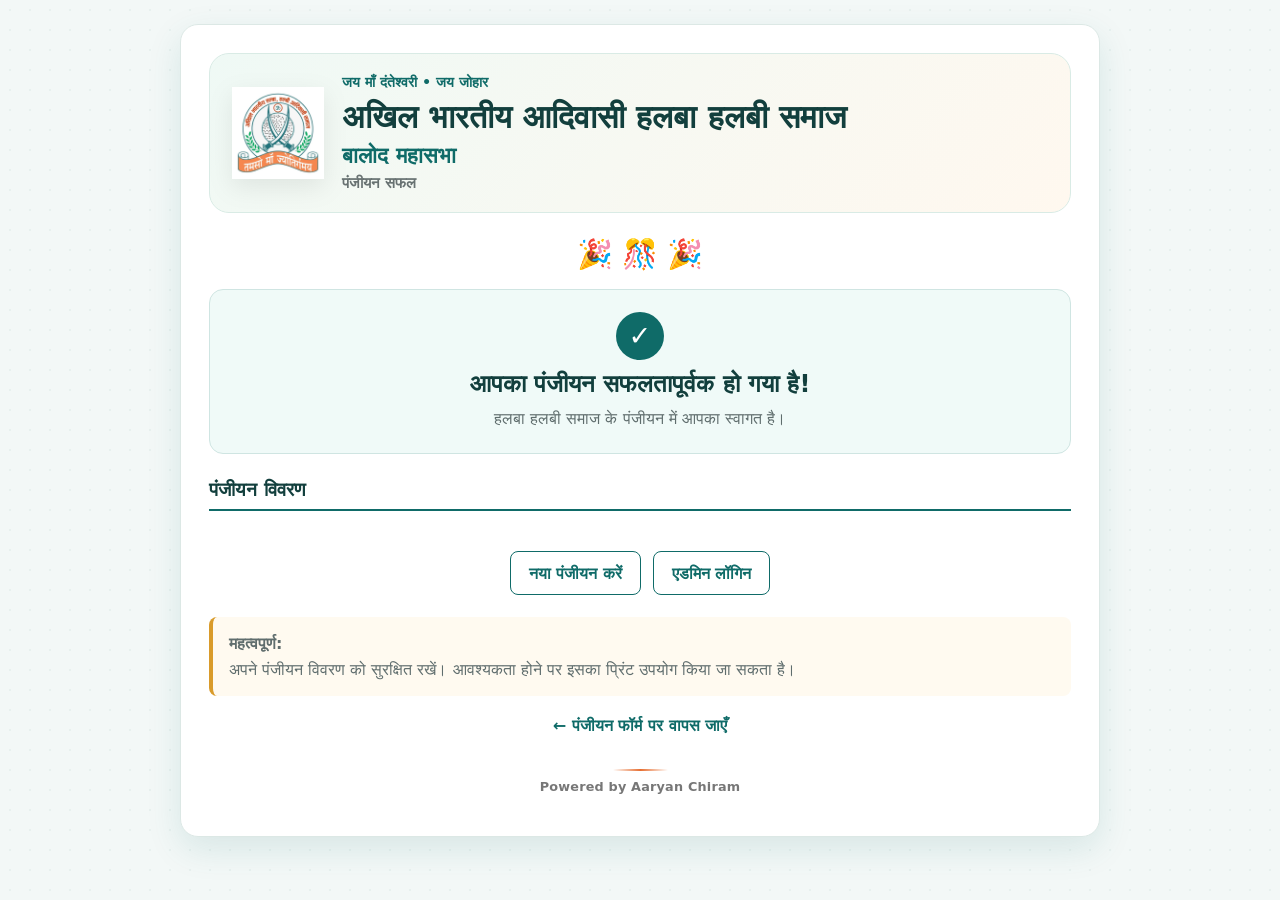
<file: success.html>
<!doctype html>
<html lang="hi">

<head>
  <meta charset="utf-8">

  <meta
    name="viewport"
    content="width=device-width, initial-scale=1"
  >

  <meta
    name="theme-color"
    content="#0f6b68"
  >

  <title>पंजीयन सफल | हलबा हलबी समाज</title>

  <link rel="stylesheet" href="style.css">

  <style>
    *,
    *::before,
    *::after {
      box-sizing: border-box;
    }

    html,
    body {
      margin: 0;
      padding: 0;
      min-height: 100%;
    }

    body {
      background: #f3f8f7;
      color: #263636;
      font-family: system-ui, -apple-system, "Noto Sans Devanagari",
        "Mangal", sans-serif;
    }

    .page {
      width: 100%;
      min-height: 100vh;
      padding: 24px;
      display: flex;
      justify-content: center;
      align-items: flex-start;
    }

    .card {
      width: min(100%, 920px);
      margin: 0 auto;
      padding: 28px;
      background: #ffffff;
      border-radius: 18px;
      box-shadow: 0 12px 35px rgba(15, 107, 104, 0.12);
    }

    .hero {
      display: flex;
      align-items: center;
      gap: 18px;
      margin-bottom: 24px;
    }

    .logo {
      width: 92px;
      height: 92px;
      flex: 0 0 92px;
      object-fit: contain;
    }

    .hero-text {
      min-width: 0;
    }

    .eyebrow {
      margin: 0 0 6px;
      color: #0f6b68;
      font-size: 0.9rem;
      font-weight: 700;
    }

    .hero h1,
    .hero h2,
    .hero .subtitle {
      margin: 0;
    }

    .hero h1 {
      color: #123f3d;
      font-size: clamp(1.25rem, 3vw, 2rem);
      line-height: 1.3;
    }

    .hero h2 {
      margin-top: 4px;
      color: #0f6b68;
      font-size: clamp(1rem, 2vw, 1.35rem);
    }

    .hero .subtitle {
      margin-top: 6px;
      color: #687272;
      font-size: 0.95rem;
    }

    #celebration {
      margin: 8px 0 18px;
      color: #0f6b68;
      text-align: center;
      font-size: 1.8rem;
    }

    .success-message {
      margin: 0 0 24px;
      padding: 22px;
      text-align: center;
      background: #f0faf8;
      border: 1px solid #cfe5e2;
      border-radius: 14px;
    }

    .success-icon {
      width: 48px;
      height: 48px;
      margin: 0 auto 10px;
      display: grid;
      place-items: center;
      color: #ffffff;
      background: #0f6b68;
      border-radius: 50%;
      font-size: 1.7rem;
      font-weight: 700;
      line-height: 1;
    }

    .success-message h2 {
      margin: 0 0 8px;
      color: #123f3d;
      font-size: clamp(1.15rem, 2.5vw, 1.5rem);
    }

    .success-message p {
      margin: 0;
      color: #5f6d6d;
      line-height: 1.6;
    }

    .details-section {
      margin-top: 18px;
    }

    .details-section h3 {
      margin: 0 0 14px;
      padding-bottom: 8px;
      color: #123f3d;
      border-bottom: 2px solid #0f6b68;
      font-size: 1.2rem;
    }

    .details-grid {
      display: grid;
      grid-template-columns: repeat(2, minmax(0, 1fr));
      gap: 12px;
    }

    .detail-item {
      min-width: 0;
      padding: 13px 15px;
      background: rgba(15, 107, 104, 0.04);
      border: 1px solid rgba(15, 107, 104, 0.16);
      border-radius: 10px;
    }

    .detail-item:nth-child(15) {
      grid-column: 1 / -1;
    }

    .detail-label {
      display: block;
      margin-bottom: 4px;
      color: #6c7777;
      font-size: 0.8rem;
    }

    .detail-value {
      display: block;
      color: #263636;
      font-size: 0.95rem;
      line-height: 1.45;
      overflow-wrap: anywhere;
      word-break: break-word;
    }

    .success-actions {
      display: flex;
      flex-wrap: wrap;
      justify-content: center;
      gap: 12px;
      margin-top: 26px;
    }

    .success-actions button,
    .success-actions a {
      min-height: 44px;
      padding: 10px 18px;
      display: inline-flex;
      align-items: center;
      justify-content: center;
      border-radius: 8px;
      font: inherit;
      font-weight: 700;
      text-decoration: none;
      cursor: pointer;
      transition: 0.2s ease;
    }

    .print-btn {
      color: #ffffff;
      background: #0f6b68;
      border: 1px solid #0f6b68;
    }

    .print-btn:hover {
      background: #0b5553;
    }

    .secondary-btn {
      color: #0f6b68;
      background: #ffffff;
      border: 1px solid #0f6b68;
    }

    .secondary-btn:hover {
      color: #ffffff;
      background: #0f6b68;
    }

    .note {
      margin-top: 22px;
      padding: 14px 16px;
      color: #5f6d6d;
      background: #fffaf0;
      border-left: 4px solid #d99b2b;
      border-radius: 8px;
      line-height: 1.6;
    }

    .back-link {
      margin: 20px 0 0;
      text-align: center;
    }

    .back-link a {
      color: #0f6b68;
      font-weight: 700;
      text-decoration: none;
    }

    .back-link a:hover {
      text-decoration: underline;
    }

    .powered-footer {
      margin-top: 24px;
      color: #777;
      text-align: center;
      font-size: 0.8rem;
    }

    .message {
      padding: 16px;
      text-align: center;
      border-radius: 8px;
    }

    .message.error {
      color: #9b2c2c;
      background: #fff1f1;
      border: 1px solid #f0caca;
    }

    @media screen and (max-width: 700px) {
      .page {
        padding: 12px;
      }

      .card {
        padding: 18px;
        border-radius: 14px;
      }

      .hero {
        align-items: flex-start;
        gap: 12px;
      }

      .logo {
        width: 68px;
        height: 68px;
        flex-basis: 68px;
      }

      .details-grid {
        grid-template-columns: 1fr;
      }

      .detail-item:nth-child(15) {
        grid-column: auto;
      }

      .success-actions {
        flex-direction: column;
      }

      .success-actions button,
      .success-actions a {
        width: 100%;
      }
    }

    @page {
      size: A4 portrait;
      margin: 0;
    }

    @media print {
      html,
      body {
        width: 210mm !important;
        height: 297mm !important;
        min-height: 297mm !important;
        margin: 0 !important;
        padding: 0 !important;
        overflow: hidden !important;
        background: #ffffff !important;
      }

      body {
        -webkit-print-color-adjust: exact !important;
        print-color-adjust: exact !important;
      }

      .page {
        width: 210mm !important;
        height: 297mm !important;
        min-height: 297mm !important;
        padding: 6mm !important;
        display: block !important;
        overflow: hidden !important;
      }

      .card {
        width: 198mm !important;
        height: 285mm !important;
        min-height: 285mm !important;
        max-height: 285mm !important;
        margin: 0 auto !important;
        padding: 5mm !important;
        overflow: hidden !important;
        background: #ffffff !important;
        border-radius: 0 !important;
        box-shadow: none !important;
      }

      .hero {
        height: 28mm !important;
        min-height: 28mm !important;
        margin: 0 0 3mm !important;
        gap: 4mm !important;
      }

      .logo {
        width: 22mm !important;
        height: 22mm !important;
        flex: 0 0 22mm !important;
      }

      .eyebrow {
        margin: 0 0 1mm !important;
        font-size: 8pt !important;
      }

      .hero h1 {
        font-size: 15pt !important;
      }

      .hero h2 {
        margin-top: 1mm !important;
        font-size: 11pt !important;
      }

      .hero .subtitle {
        margin-top: 1mm !important;
        font-size: 9pt !important;
      }

      #celebration,
      .success-actions,
      .note,
      .back-link,
      button {
        display: none !important;
      }

      .success-message {
        margin: 2mm 0 4mm !important;
        padding: 3mm !important;
        border-radius: 3mm !important;
        page-break-inside: avoid !important;
        break-inside: avoid !important;
      }

      .success-icon {
        width: 9mm !important;
        height: 9mm !important;
        margin: 0 auto 1.5mm !important;
        font-size: 12pt !important;
      }

      .success-message h2 {
        margin: 0 0 1mm !important;
        font-size: 12pt !important;
      }

      .success-message p {
        font-size: 8.5pt !important;
      }

      .details-section {
        margin: 0 !important;
        page-break-inside: avoid !important;
        break-inside: avoid !important;
      }

      .details-section h3 {
        margin: 0 0 2.5mm !important;
        padding-bottom: 1.5mm !important;
        font-size: 11pt !important;
      }

      .details-grid {
        grid-template-columns: 1fr 1fr !important;
        gap: 1.5mm 2.5mm !important;
      }

      .detail-item {
        min-height: 12mm !important;
        padding: 2mm 2.5mm !important;
        border-radius: 1.5mm !important;
        background: #ffffff !important;
        page-break-inside: avoid !important;
        break-inside: avoid !important;
      }

      .detail-label {
        margin-bottom: 0.8mm !important;
        font-size: 7pt !important;
      }

      .detail-value {
        font-size: 8pt !important;
      }

      .detail-item:nth-child(15) {
        grid-column: 1 / -1 !important;
        min-height: 15mm !important;
      }

      .powered-footer {
        margin-top: 3mm !important;
        padding: 1mm 0 !important;
        font-size: 6.5pt !important;
      }
    }
  </style>
</head>

<body>

  <main class="page">

    <section class="card">

      <!-- ================================================
           HEADER
           ================================================ -->

      <div class="hero">

        <img
          src="assets/logo.webp"
          class="logo"
          alt="समाज लोगो"
        >

        <div class="hero-text">

          <p class="eyebrow">
            जय माँ दंतेश्वरी • जय जोहार
          </p>

          <h1>
            अखिल भारतीय आदिवासी हलबा हलबी समाज
          </h1>

          <h2>
            बालोद महासभा
          </h2>

          <p class="subtitle">
            पंजीयन सफल
          </p>

        </div>

      </div>


      <!-- ================================================
           CELEBRATION
           ================================================ -->

      <div
        id="celebration"
        aria-hidden="true"
      >
        🎉 🎊 🎉
      </div>


      <!-- ================================================
           SUCCESS MESSAGE
           ================================================ -->

      <section class="success-message">

        <div class="success-icon">
          ✓
        </div>

        <h2>
          आपका पंजीयन सफलतापूर्वक हो गया है!
        </h2>

        <p>
          हलबा हलबी समाज के पंजीयन में
          आपका स्वागत है।
        </p>

      </section>


      <!-- ================================================
           REGISTRATION DETAILS
           ================================================ -->

      <section class="details-section">

        <h3>
          पंजीयन विवरण
        </h3>

        <div
          id="registrationDetails"
          class="details-grid"
        >
          डेटा लोड हो रहा है...
        </div>

      </section>


      <!-- ================================================
           ACTION BUTTONS
           ================================================ -->

      <div class="success-actions">

        <button
          type="button"
          class="print-btn"
          id="printBtn"
        >
          🖨️ पंजीयन प्रिंट करें
        </button>

        <a
          href="index.html"
          class="secondary-btn"
        >
          नया पंजीयन करें
        </a>

        <a
          href="admin.html"
          class="secondary-btn"
        >
          एडमिन लॉगिन
        </a>

      </div>


      <!-- ================================================
           NOTE
           ================================================ -->

      <div class="note">

        <strong>महत्वपूर्ण:</strong>

        <br>

        अपने पंजीयन विवरण को सुरक्षित रखें।
        आवश्यकता होने पर इसका प्रिंट उपयोग किया
        जा सकता है।

      </div>


      <!-- ================================================
           BACK LINK
           ================================================ -->

      <p class="back-link">

        <a href="index.html">
          ← पंजीयन फॉर्म पर वापस जाएँ
        </a>

      </p>


      <!-- ================================================
           POWERED BY
           ================================================ -->

      <div class="powered-footer">
        Powered by Aaryan Chiram
      </div>

    </section>

  </main>


  <script>

    /* =====================================================
       GET SAVED REGISTRATION
       ===================================================== */

    const details =
      document.getElementById(
        "registrationDetails"
      );

    const printBtn =
      document.getElementById(
        "printBtn"
      );

    let data = null;


    try {

      const savedData =
        sessionStorage.getItem(
          "halbaRegistration"
        );

      if (savedData) {

        data = JSON.parse(
          savedData
        );

      }

    } catch (error) {

      console.error(
        "Registration data error:",
        error
      );

    }


    /* =====================================================
       ESCAPE HTML
       ===================================================== */

    function esc(value) {

      return String(value ?? "")
        .replace(
          /&/g,
          "&amp;"
        )
        .replace(
          /</g,
          "&lt;"
        )
        .replace(
          />/g,
          "&gt;"
        )
        .replace(
          /"/g,
          "&quot;"
        )
        .replace(
          /'/g,
          "&#039;"
        );

    }


    /* =====================================================
       VALUE
       ===================================================== */

    function valueOrDash(value) {

      const text =
        String(value ?? "").trim();

      return text
        ? text
        : "—";

    }


    /* =====================================================
       DISPLAY DATA
       ===================================================== */

    if (!data) {

      details.innerHTML = `

        <div class="message error">

          पंजीयन विवरण उपलब्ध नहीं है।

          कृपया पंजीयन फॉर्म से दोबारा प्रयास करें।

        </div>

      `;

      printBtn.style.display = "none";

    } else {

      const fields = [

        [
          "महासभा",
          data.mahasabha
        ],

        [
          "अन्य महासभा",
          data.otherMahasabha
        ],

        [
          "प्रतिभागी का नाम",
          data.participantName
        ],

        [
          "गोत्र",
          data.gotra
        ],

        [
          "टोटम",
          data.totem
        ],

        [
          "पिता का नाम",
          data.fatherName
        ],

        [
          "जन्मतिथि",
          data.dob
        ],

        [
          "लिंग",
          data.gender
        ],

        [
          "ईमेल",
          data.email
        ],

        [
          "कॉन्टेक्ट नम्बर",
          data.mobile
        ],

        [
          "जिला",
          data.district
        ],

        [
          "संबंधित ब्लॉक",
          data.relatedBlock
        ],

        [
          "ब्लॉक / विकासखंड",
          data.block
        ],

        [
          "गाँव / नगर",
          data.village
        ],

        [
          "पूरा पता",
          data.address
        ],

        [
          "नियम एवं शर्तें",
          data.termsAccepted
        ],

        [
          "जानकारी पुष्टि",
          data.informationConfirmed
        ],

        [
          "पंजीयन समय",
          data.registrationTime
        ]

      ];


      details.innerHTML =
        fields
          .map(
            ([label, value]) => `

              <div class="detail-item">

                <span class="detail-label">
                  ${esc(label)}
                </span>

                <strong class="detail-value">
                  ${esc(
                    valueOrDash(value)
                  )}
                </strong>

              </div>

            `
          )
          .join("");

    }


    /* =====================================================
       PRINT BUTTON
       ===================================================== */

    printBtn.addEventListener(
      "click",
      function () {

        window.print();

      }
    );

  </script>

</body>

</html>
</file>
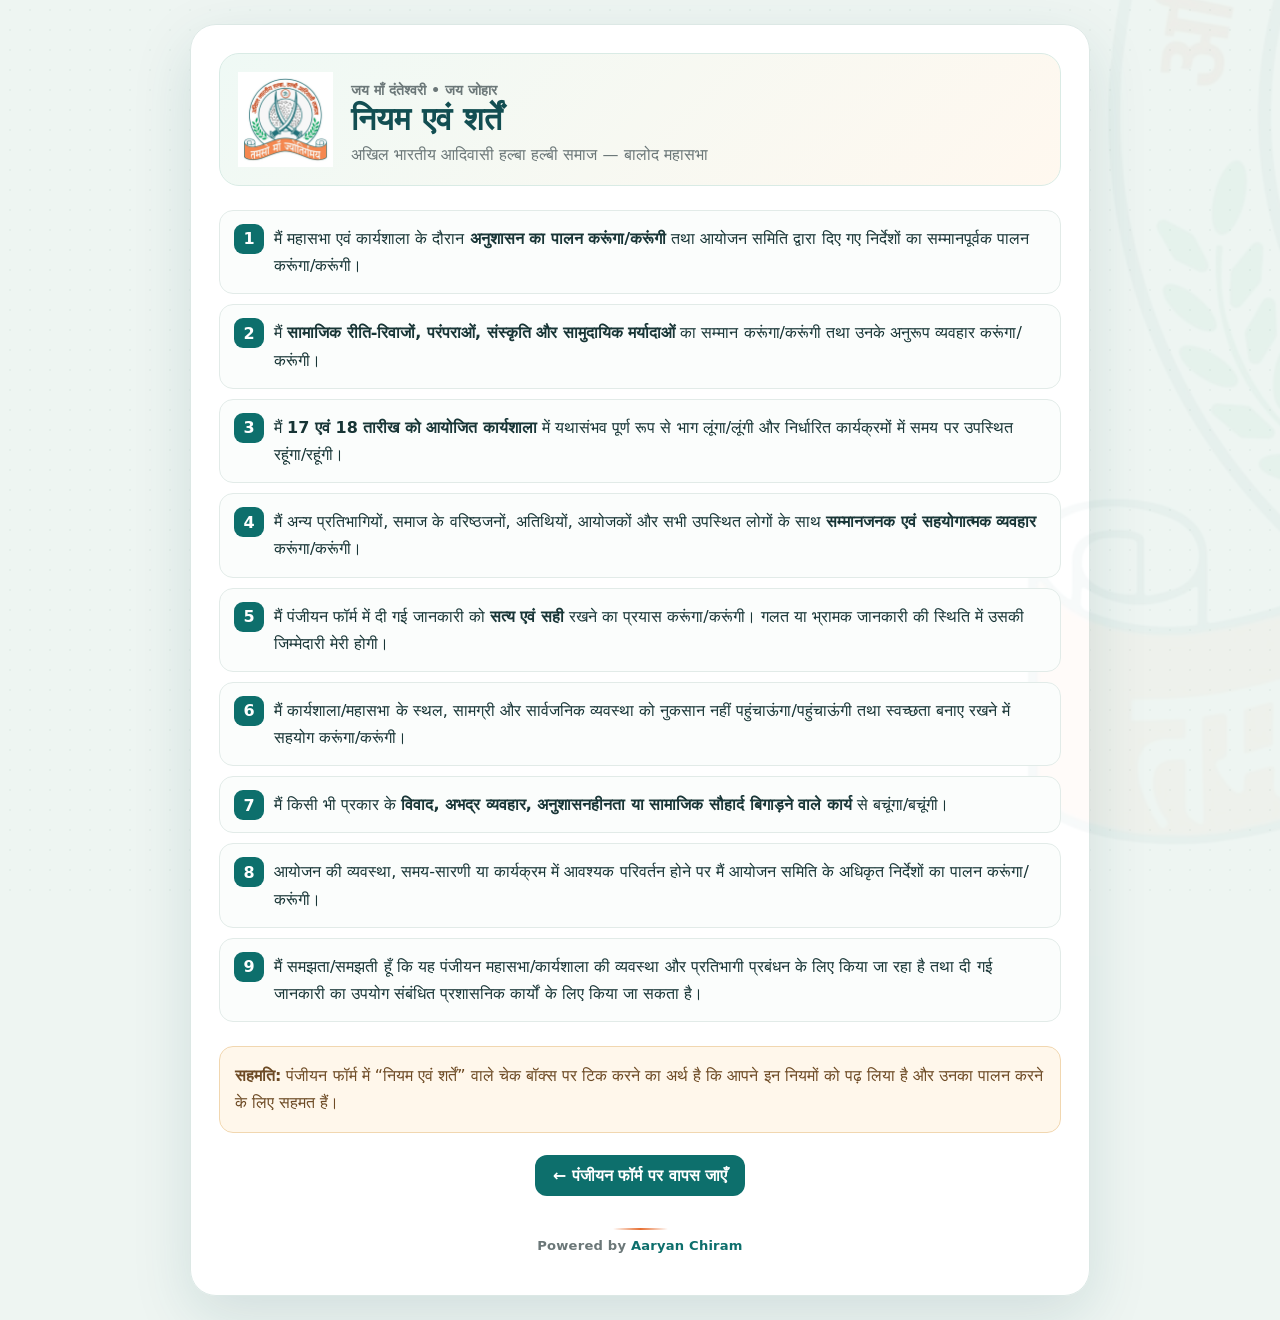
<file: terms.html>
<!doctype html>
<html lang="hi">
<head>
  <meta charset="utf-8">
  <meta name="viewport" content="width=device-width, initial-scale=1">
  <meta name="theme-color" content="#0f6b68">
  <title>नियम एवं शर्तें — बालोद महासभा</title>
  <link rel="stylesheet" href="style.css">
  <style>
    .terms-page{max-width:900px;margin:auto}.terms-card{position:relative;overflow:hidden;background:rgba(255,255,255,.98);border:1px solid #dce8e5;border-radius:26px;box-shadow:0 20px 60px rgba(18,78,82,.13);padding:28px}.terms-head{display:flex;gap:18px;align-items:center;padding:18px;border-radius:20px;background:linear-gradient(135deg,#eff9f5,#fff8ef);border:1px solid #d9ebe5}.terms-head img{width:95px;height:95px;object-fit:contain}.terms-head h1{font-size:clamp(1.25rem,3vw,2rem)}.terms-head p{margin:6px 0 0;color:#6b7778}.terms-list{counter-reset:item;list-style:none;padding:0;margin:24px 0}.terms-list li{counter-increment:item;position:relative;padding:14px 14px 14px 54px;margin:10px 0;border:1px solid #e2ebe8;border-radius:14px;background:#fbfdfc;line-height:1.7}.terms-list li::before{content:counter(item);position:absolute;left:14px;top:13px;width:30px;height:30px;border-radius:9px;background:#0d6f6c;color:#fff;display:grid;place-items:center;font-weight:800}.note{padding:15px;border-radius:14px;background:#fff7eb;border:1px solid #f1d7b0;color:#6d4a24;line-height:1.7}.back{text-align:center;margin-top:22px}.back a{display:inline-block;padding:11px 18px;border-radius:12px;background:#0d6f6c;color:#fff;text-decoration:none;font-weight:800}.terms-watermark{position:fixed;right:-80px;bottom:-60px;width:430px;opacity:.035;pointer-events:none}@media(max-width:600px){body{padding:10px}.terms-card{padding:15px}.terms-head{align-items:flex-start}.terms-head img{width:72px;height:72px}}
  </style>
</head>
<body>
  <main class="terms-page">
    <section class="terms-card">
      <div class="terms-head">
        <img src="assets/logo.webp" alt="हल्बा हल्बी समाज लोगो">
        <div>
          <p class="eyebrow">जय माँ दंतेश्वरी • जय जोहार</p>
          <h1>नियम एवं शर्तें</h1>
          <p>अखिल भारतीय आदिवासी हल्बा हल्बी समाज — बालोद महासभा</p>
        </div>
      </div>

      <div class="terms-watermark"><img src="assets/logo.webp" alt=""></div>

      <ol class="terms-list">
        <li>मैं महासभा एवं कार्यशाला के दौरान <strong>अनुशासन का पालन करूंगा/करूंगी</strong> तथा आयोजन समिति द्वारा दिए गए निर्देशों का सम्मानपूर्वक पालन करूंगा/करूंगी।</li>
        <li>मैं <strong>सामाजिक रीति-रिवाजों, परंपराओं, संस्कृति और सामुदायिक मर्यादाओं</strong> का सम्मान करूंगा/करूंगी तथा उनके अनुरूप व्यवहार करूंगा/करूंगी।</li>
        <li>मैं <strong>17 एवं 18 तारीख को आयोजित कार्यशाला</strong> में यथासंभव पूर्ण रूप से भाग लूंगा/लूंगी और निर्धारित कार्यक्रमों में समय पर उपस्थित रहूंगा/रहूंगी।</li>
        <li>मैं अन्य प्रतिभागियों, समाज के वरिष्ठजनों, अतिथियों, आयोजकों और सभी उपस्थित लोगों के साथ <strong>सम्मानजनक एवं सहयोगात्मक व्यवहार</strong> करूंगा/करूंगी।</li>
        <li>मैं पंजीयन फॉर्म में दी गई जानकारी को <strong>सत्य एवं सही</strong> रखने का प्रयास करूंगा/करूंगी। गलत या भ्रामक जानकारी की स्थिति में उसकी जिम्मेदारी मेरी होगी।</li>
        <li>मैं कार्यशाला/महासभा के स्थल, सामग्री और सार्वजनिक व्यवस्था को नुकसान नहीं पहुंचाऊंगा/पहुंचाऊंगी तथा स्वच्छता बनाए रखने में सहयोग करूंगा/करूंगी।</li>
        <li>मैं किसी भी प्रकार के <strong>विवाद, अभद्र व्यवहार, अनुशासनहीनता या सामाजिक सौहार्द बिगाड़ने वाले कार्य</strong> से बचूंगा/बचूंगी।</li>
        <li>आयोजन की व्यवस्था, समय-सारणी या कार्यक्रम में आवश्यक परिवर्तन होने पर मैं आयोजन समिति के अधिकृत निर्देशों का पालन करूंगा/करूंगी।</li>
        <li>मैं समझता/समझती हूँ कि यह पंजीयन महासभा/कार्यशाला की व्यवस्था और प्रतिभागी प्रबंधन के लिए किया जा रहा है तथा दी गई जानकारी का उपयोग संबंधित प्रशासनिक कार्यों के लिए किया जा सकता है।</li>
      </ol>

      <div class="note"><strong>सहमति:</strong> पंजीयन फॉर्म में “नियम एवं शर्तें” वाले चेक बॉक्स पर टिक करने का अर्थ है कि आपने इन नियमों को पढ़ लिया है और उनका पालन करने के लिए सहमत हैं।</div>

      <div class="back"><a href="index.html">← पंजीयन फॉर्म पर वापस जाएँ</a></div>
    <div class="powered-footer">
  Powered by <strong>Aaryan Chiram</strong>
</div>
    </section>
    
  </main>
</body>
</html>
</file>
<file: style.css>
/* =========================================================
   HALBA SAMAJ REGISTRATION
   FINAL style.css
   Screen + Mobile + Large A4 One Page Print
   ========================================================= */

* {
  box-sizing: border-box;
}

:root {
  --teal: #0d6f6c;
  --teal2: #124e52;
  --orange: #e76f32;
  --cream: #fffaf3;
  --ink: #183536;
  --muted: #6b7778;
  --line: #dbe6e3;
  --white: #fff;
}

/* =========================================================
   BASE
   ========================================================= */

html,
body {
  margin: 0;
  min-height: 100%;
  font-family:
    system-ui,
    -apple-system,
    "Noto Sans Devanagari",
    "Mangal",
    sans-serif;
  color: var(--ink);
  background: #eef5f2;
}

body {
  padding: 24px 14px;
  overflow-x: hidden;
}

body:before {
  content: "";
  position: fixed;
  inset: 0;
  pointer-events: none;
  opacity: 0.35;
  background-image:
    radial-gradient(
      circle at 10px 10px,
      #d4e4df 1px,
      transparent 1px
    );
  background-size: 20px 20px;
}

/* =========================================================
   MAIN PAGE
   ========================================================= */

.page {
  max-width: 1000px;
  margin: auto;
  position: relative;
}

.card {
  position: relative;
  overflow: hidden;
  background: rgba(255, 255, 255, 0.97);
  border: 1px solid #dce8e5;
  border-radius: 26px;
  box-shadow: 0 20px 60px rgba(18, 78, 82, 0.13);
  padding: 28px;
}

/* =========================================================
   HERO
   ========================================================= */

.hero {
  position: relative;
  display: flex;
  gap: 22px;
  align-items: center;
  padding: 20px 22px;
  border-radius: 20px;
  background: linear-gradient(
    135deg,
    #eff9f5,
    #fff8ef
  );
  border: 1px solid #d9ebe5;
}

.logo {
  width: 125px;
  height: 125px;
  object-fit: contain;
  flex: 0 0 auto;
  filter: drop-shadow(
    0 8px 12px rgba(0, 0, 0, 0.08)
  );
}

.eyebrow {
  margin: 0 0 5px;
  color: var(--orange);
  font-weight: 800;
  font-size: 0.9rem;
}

h1 {
  margin: 0;
  color: var(--teal2);
  font-size: clamp(1.35rem, 3.2vw, 2.1rem);
  line-height: 1.25;
}

h2 {
  margin: 5px 0 4px;
  color: var(--orange);
  font-size: clamp(1.35rem, 3vw, 1.9rem);
}

.subtitle {
  margin: 0;
  color: var(--muted);
  font-weight: 650;
}

/* =========================================================
   WATERMARK
   ========================================================= */

.watermark {
  position: absolute;
  right: -100px;
  bottom: 120px;
  width: 450px;
  opacity: 0.035;
  pointer-events: none;
}

.watermark img {
  width: 100%;
}

/* =========================================================
   SECTION TITLE
   ========================================================= */

.section-title {
  display: flex;
  align-items: center;
  gap: 12px;
  margin: 30px 0 16px;
}

.section-title > span {
  display: grid;
  place-items: center;
  width: 39px;
  height: 39px;
  border-radius: 12px;
  background: var(--teal);
  color: #fff;
  font-weight: 800;
}

.section-title b {
  display: block;
  font-size: 1.05rem;
}

.section-title small {
  display: block;
  color: var(--muted);
  margin-top: 2px;
}

/* =========================================================
   FORM GRID
   ========================================================= */

.grid {
  display: grid;
  grid-template-columns:
    repeat(2, minmax(0, 1fr));
  gap: 16px;
}

.field {
  display: flex;
  flex-direction: column;
  gap: 7px;
  position: relative;
  z-index: 1;
}

.field.full {
  grid-column: 1 / -1;
}

.field > span {
  font-weight: 750;
  font-size: 0.94rem;
}

.field i {
  color: #d84e2d;
  font-style: normal;
}

/* =========================================================
   FORM CONTROLS
   ========================================================= */

input,
select,
textarea {
  width: 100%;
  border: 1px solid var(--line);
  background: #fff;
  border-radius: 13px;
  padding: 13px 14px;
  font: inherit;
  color: var(--ink);
  outline: none;
  transition: 0.18s;
}

textarea {
  resize: vertical;
  min-height: 100px;
}

input:focus,
select:focus,
textarea:focus {
  border-color: #4caaa0;
  box-shadow:
    0 0 0 4px rgba(76, 170, 160, 0.12);
}

/* =========================================================
   CONSENT
   ========================================================= */

.consent {
  display: flex;
  align-items: flex-start;
  gap: 9px;
  margin: 22px 0 18px;
  color: #445657;
  font-size: 0.92rem;
}

.consent input {
  width: 18px;
  height: 18px;
  margin-top: 2px;
  accent-color: var(--teal);
  flex: 0 0 auto;
}

.consent label {
  line-height: 1.55;
}

.consent a {
  color: var(--teal);
  font-weight: 800;
  text-decoration: none;
  border-bottom: 1px dashed var(--teal);
}

.consent a:hover {
  text-decoration: underline;
}

.consent i {
  color: #d84e2d;
  font-style: normal;
}

/* =========================================================
   SUBMIT BUTTON
   ========================================================= */

.submit-btn {
  position: relative;
  z-index: 2;
  width: 100%;
  border: 0;
  border-radius: 15px;
  padding: 15px 18px;

  background:
    linear-gradient(
      100deg,
      var(--teal2),
      var(--teal)
    );

  color: #fff;

  font: 800 1.05rem inherit;

  display: flex;
  align-items: center;
  justify-content: center;

  gap: 15px;

  cursor: pointer;

  box-shadow:
    0 10px 22px rgba(13, 111, 108, 0.22);

  transition: 0.18s;
}

.submit-btn:hover {
  transform: translateY(-1px);
}

.submit-btn:disabled {
  opacity: 0.6;
  cursor: wait;
  transform: none;
}

.submit-btn b {
  font-size: 1.35rem;
}

/* =========================================================
   PRIVACY / MESSAGE
   ========================================================= */

.privacy-note {
  text-align: center;
  color: #7b8585;
  font-size: 0.78rem;
  margin: 12px 0 0;
}

.message {
  display: none;
  margin: 18px 0;
  padding: 14px 16px;
  border-radius: 13px;
  position: relative;
  z-index: 3;
  font-weight: 650;
}

.message.show {
  display: block;
}

.message.success {
  background: #e8f7ef;
  color: #14643d;
  border: 1px solid #bfe7d0;
}

.message.error {
  background: #fff0ed;
  color: #8d3025;
  border: 1px solid #f1c5bd;
}

.message.info {
  background: #edf7f8;
  color: #145c60;
  border: 1px solid #c5e3e4;
}

/* =========================================================
   UTILITY
   ========================================================= */

.hidden {
  display: none !important;
}

.hidden-frame {
  display: none;
}

/* =========================================================
   DUPLICATE BOX
   ========================================================= */

.duplicate-box {
  margin-top: 10px;
  padding: 14px;
  border-radius: 12px;
  background: #fffaf0;
  border: 1px solid #f0d6a8;
}

.duplicate-box button {
  margin-top: 10px;
  border: 0;
  border-radius: 9px;
  padding: 10px 14px;
  background: var(--orange);
  color: #fff;
  font-weight: 750;
  cursor: pointer;
}

/* =========================================================
   PRINT BUTTON
   ========================================================= */

.print-btn {
  border: 0;
  border-radius: 10px;
  padding: 10px 14px;
  background: var(--orange);
  color: #fff;
  font: inherit;
  font-weight: 800;
  cursor: pointer;
  margin-top: 8px;
}

/* =========================================================
   MOBILE
   ========================================================= */

@media (max-width: 700px) {

  body {
    padding: 10px;
  }

  .card {
    padding: 15px;
    border-radius: 20px;
  }

  .hero {
    padding: 16px;
    gap: 15px;
    align-items: flex-start;
  }

  .logo {
    width: 82px;
    height: 82px;
  }

  .grid {
    grid-template-columns: 1fr;
  }

  .field.full {
    grid-column: auto;
  }

  .section-title {
    margin-top: 24px;
  }
}

/* =========================================================
   A4 PRINT
   LARGE + COMPACT + ONE PAGE
   ========================================================= */

@page {
  size: A4 portrait;
  margin: 4mm;
}

@media print {

  /* -------------------------------------------------------
     A4 BASE
     ------------------------------------------------------- */

  html,
  body {
    width: 210mm !important;
    min-width: 210mm !important;
    max-width: 210mm !important;

    height: 500mm !important;
    min-height: 500mm !important;
    max-height: 500mm !important;

    margin: 0 !important;
    padding: 0 !important;

    background: #fff !important;

    overflow: hidden !important;
  }

  body:before {
    display: none !important;
  }

  body {
    font-size: 16px !important;
    line-height: 2 !important;
  }

  /* -------------------------------------------------------
     PRINT AREA
     ------------------------------------------------------- */

  .page {
    width: 202mm !important;
    max-width: 202mm !important;

    height: 500mm !important;
    min-height: 500mm !important;
    max-height: 500mm !important;

    margin: 0 auto !important;
    padding: 0 !important;

    position: relative !important;

    overflow: hidden !important;
  }

  .card {
    width: 202mm !important;
    max-width: 202mm !important;

    height: 500mm !important;
    min-height: 500mm !important;
    max-height: 500mm !important;

    margin: 0 !important;
    padding: 0 !important;

    background: #fff !important;

    border: 0 !important;
    border-radius: 0 !important;

    box-shadow: none !important;

    overflow: hidden !important;
  }

  /* -------------------------------------------------------
     HIDE PRINT-UNNECESSARY ITEMS
     ------------------------------------------------------- */

  #celebration,
  .success-actions,
  .note,
  .back-link,
  .print-btn,
  button {
    display: none !important;
  }

  /* -------------------------------------------------------
     HERO
     ------------------------------------------------------- */

  .hero {
    width: 100% !important;

    height: 23mm !important;
    min-height: 23mm !important;
    max-height: 23mm !important;

    margin: 0 !important;
    padding: 1.5mm 4mm !important;

    display: flex !important;

    align-items: center !important;
    justify-content: center !important;

    gap: 4mm !important;

    background: #fff !important;

    border: 0 !important;
    border-radius: 0 !important;

    box-sizing: border-box !important;
  }

  .logo {
    width: 19mm !important;
    height: 19mm !important;

    min-width: 19mm !important;
    min-height: 19mm !important;

    max-width: 19mm !important;
    max-height: 19mm !important;

    object-fit: contain !important;

    filter: none !important;
  }

  .eyebrow {
    margin: 0 0 0.8mm 0 !important;
    padding: 0 !important;

    font-size: 8px !important;
    line-height: 1 !important;
  }

  h1,
  .hero h1 {
    margin: 0 !important;
    padding: 0 !important;

    font-size: 16px !important;
    line-height: 1.08 !important;
  }

  h2,
  .hero h2 {
    margin: 0.8mm 0 0 !important;
    padding: 0 !important;

    font-size: 11px !important;
    line-height: 1 !important;
  }

  .subtitle {
    margin: 0.7mm 0 0 !important;
    padding: 0 !important;

    font-size: 8px !important;
    line-height: 1 !important;
  }

  /* -------------------------------------------------------
     SUCCESS HEADER
     ------------------------------------------------------- */

  .success-header {
    width: 100% !important;

    margin: 0 !important;

    padding: 1mm 0 1.5mm !important;

    text-align: center !important;
  }

  .success-icon {
    width: 10mm !important;
    height: 10mm !important;

    min-width: 10mm !important;
    min-height: 10mm !important;

    margin: 0 auto 0.8mm !important;
    padding: 0 !important;

    display: flex !important;
    align-items: center !important;
    justify-content: center !important;

    font-size: 17px !important;
    line-height: 10mm !important;

    background: #fff !important;
    color: #0f6b68 !important;

    border: 0.4mm solid #0f6b68 !important;
    border-radius: 50% !important;

    box-shadow: none !important;

    animation: none !important;
  }

  .success-header h1 {
    margin: 0 0 0.8mm !important;
    padding: 0 !important;

    font-size: 15px !important;
    line-height: 1.05 !important;
  }

  .success-header p {
    margin: 0.3mm 0 !important;
    padding: 0 !important;

    font-size: 8px !important;
    line-height: 1.05 !important;
  }

  /* -------------------------------------------------------
     REGISTRATION CARD
     ------------------------------------------------------- */

  .registration-card {
    width: 100% !important;

    margin: 1mm 0 0 !important;
    padding: 0 !important;

    border: 0.35mm solid #777 !important;
    border-radius: 1.2mm !important;

    overflow: hidden !important;

    box-sizing: border-box !important;

    page-break-before: avoid !important;
    page-break-after: avoid !important;
    page-break-inside: avoid !important;

    break-before: avoid !important;
    break-after: avoid !important;
    break-inside: avoid !important;
  }

  /* -------------------------------------------------------
     CARD HEADER
     ------------------------------------------------------- */

  .registration-card-header {
    width: 100% !important;

    height: 8mm !important;
    min-height: 8mm !important;
    max-height: 8mm !important;

    margin: 0 !important;
    padding: 1.2mm 3mm !important;

    display: flex !important;

    align-items: center !important;
    justify-content: space-between !important;

    background: #f0f7f6 !important;

    box-sizing: border-box !important;
  }

  .registration-card-header h2 {
    margin: 0 !important;
    padding: 0 !important;

    font-size: 11px !important;
    line-height: 1 !important;
  }

  .registration-id {
    margin: 0 !important;
    padding: 0 !important;

    font-size: 8px !important;
    line-height: 1 !important;

    white-space: nowrap !important;
  }

  /* -------------------------------------------------------
     DETAILS TABLE
     ------------------------------------------------------- */

  .details-table {
    width: 100% !important;

    margin: 0 !important;
    padding: 0 !important;

    border-collapse: collapse !important;
    border-spacing: 0 !important;

    table-layout: fixed !important;

    font-size: 9px !important;
    line-height: 1.05 !important;
  }

  .details-table tbody {
    width: 100% !important;
  }

  .details-table tr {
    height: 7.2mm !important;
    min-height: 7.2mm !important;
    max-height: 7.2mm !important;

    page-break-inside: avoid !important;
    break-inside: avoid !important;
  }

  .details-table th,
  .details-table td {
    display: table-cell !important;

    height: 7.2mm !important;
    min-height: 7.2mm !important;
    max-height: 7.2mm !important;

    margin: 0 !important;

    padding: 1mm 3mm !important;

    vertical-align: middle !important;

    border-bottom: 0.2mm solid #d4dede !important;

    box-sizing: border-box !important;

    font-size: 9px !important;

    line-height: 1.05 !important;
  }

  .details-table th {
    width: 32% !important;

    background: #fafcfc !important;

    font-weight: 750 !important;

    white-space: nowrap !important;
  }

  .details-table td {
    width: 68% !important;

    font-weight: 550 !important;

    /*
       Long text को एक ही लाइन में रखता है
       ताकि row की height न बढ़े
    */

    white-space: nowrap !important;

    overflow: hidden !important;

    text-overflow: ellipsis !important;
  }

  .details-table tr:last-child th,
  .details-table tr:last-child td {
    border-bottom: 0 !important;
  }

  /* -------------------------------------------------------
     FOOTER
     ------------------------------------------------------- */

  .powered-footer {
    display: block !important;

    width: 100% !important;

    margin: 1.5mm 0 0 !important;
    padding: 0 !important;

    text-align: center !important;

    font-size: 7px !important;
    line-height: 1 !important;

    color: #777 !important;
  }

  /* -------------------------------------------------------
     REMOVE ALL ANIMATION / TRANSITION
     ------------------------------------------------------- */

  *,
  *::before,
  *::after {
    animation: none !important;
    transition: none !important;
  }

  /* -------------------------------------------------------
     PREVENT PAGE BREAK
     ------------------------------------------------------- */

  .page,
  .card,
  .registration-card,
  .details-table,
  .details-table tbody,
  .details-table tr {
    page-break-before: avoid !important;
    page-break-after: avoid !important;
  }
}
/* -------------------------------------------------------
     table action button
     ------------------------------------------------------
.table-actions{
  display:flex;
  align-items:center;
  gap:10px;
  flex-wrap:wrap;
}

@media(max-width:700px){
  .table-actions{
    width:100%;
  }

  .table-actions button{
    flex:1;
  }
}
/* ============================================================
   POWERED BY AARYAN CHIRAM
   ============================================================ */

.powered-footer{
  width:100%;
  text-align:center;
  margin:22px 0 4px;
  padding:10px 8px;
  color:#6b7778;
  font-size:.82rem;
  font-weight:700;
  letter-spacing:.2px;
}

.powered-footer::before{
  content:"";
  display:block;
  width:55px;
  height:2px;
  margin:0 auto 8px;
  background:linear-gradient(
    90deg,
    transparent,
    #e76f32,
    transparent
  );
  border-radius:10px;
}

.powered-footer strong{
  color:#0d6f6c;
  font-weight:800;
}

@media print{
  .powered-footer{
    margin:6px 0 0;
    padding:4px;
    font-size:7px;
  }

  .powered-footer::before{
    margin-bottom:3px;
    width:35px;
  }
}
</file>
